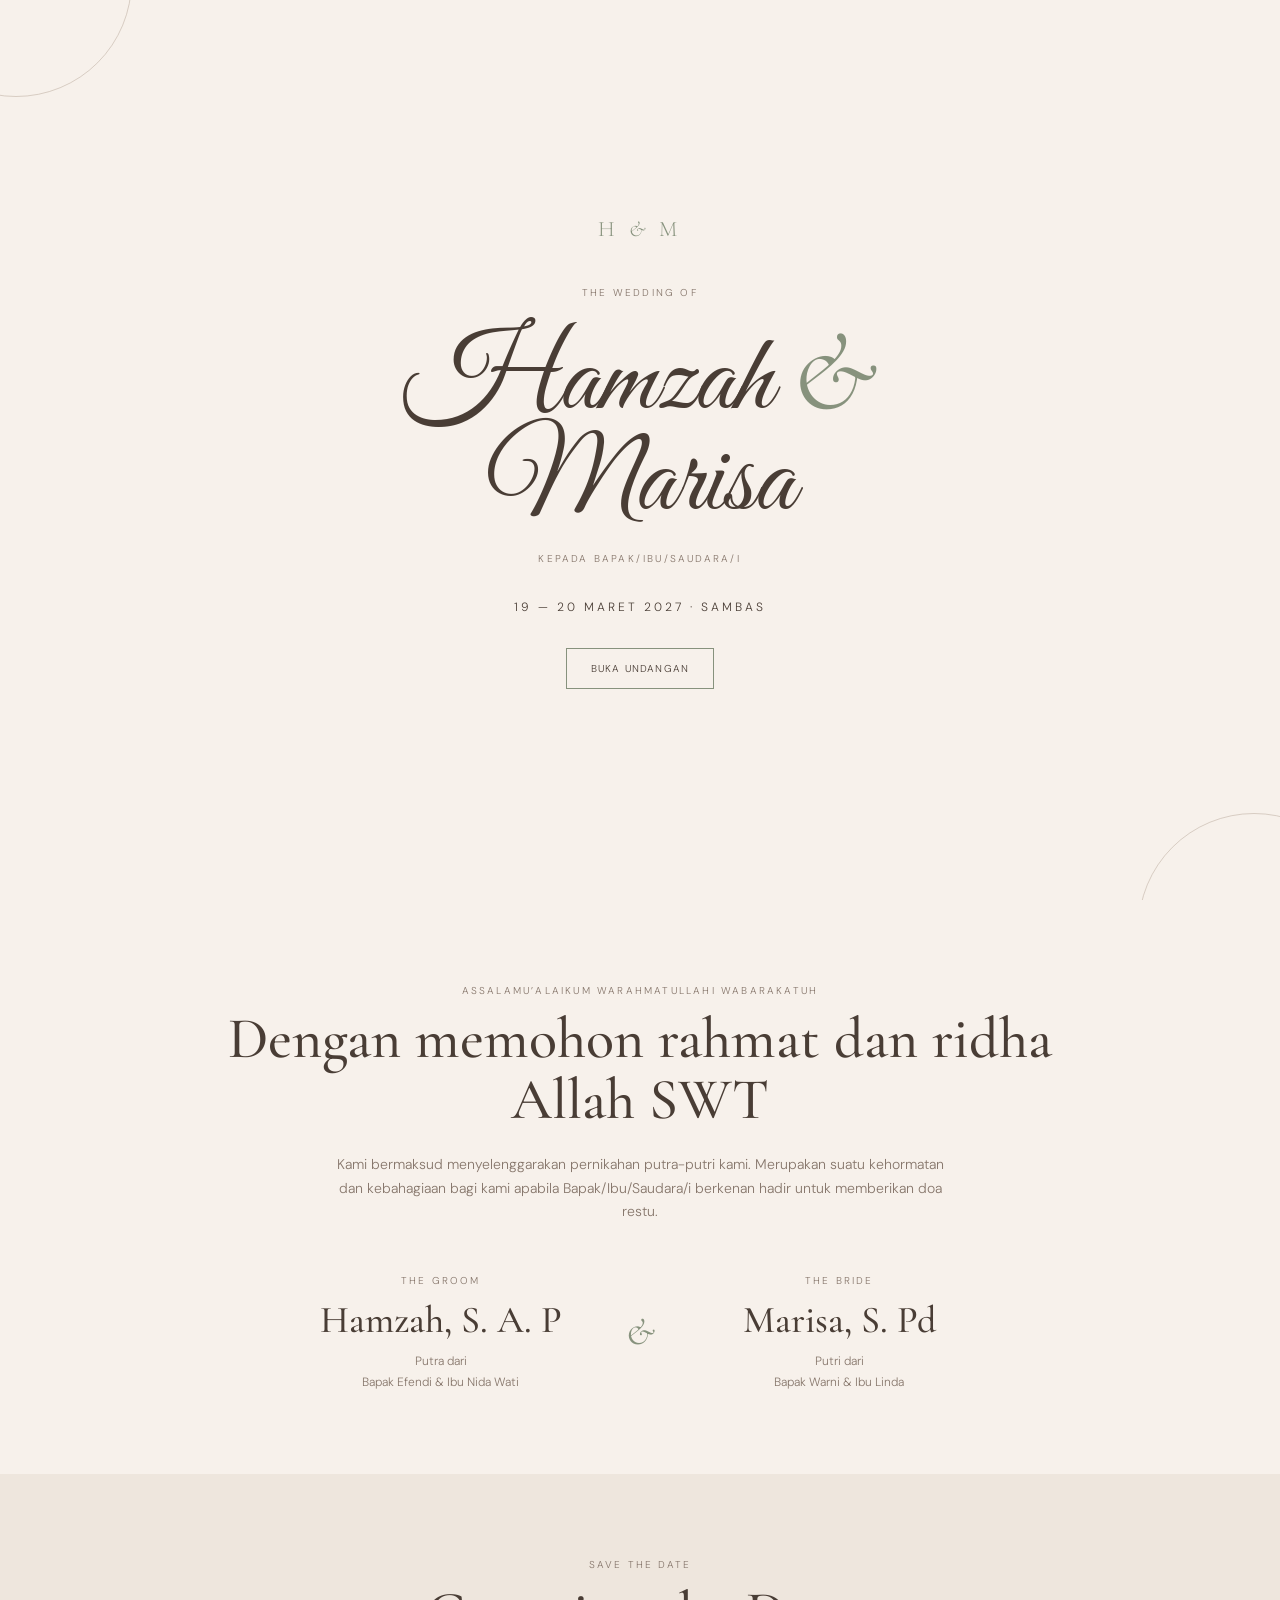
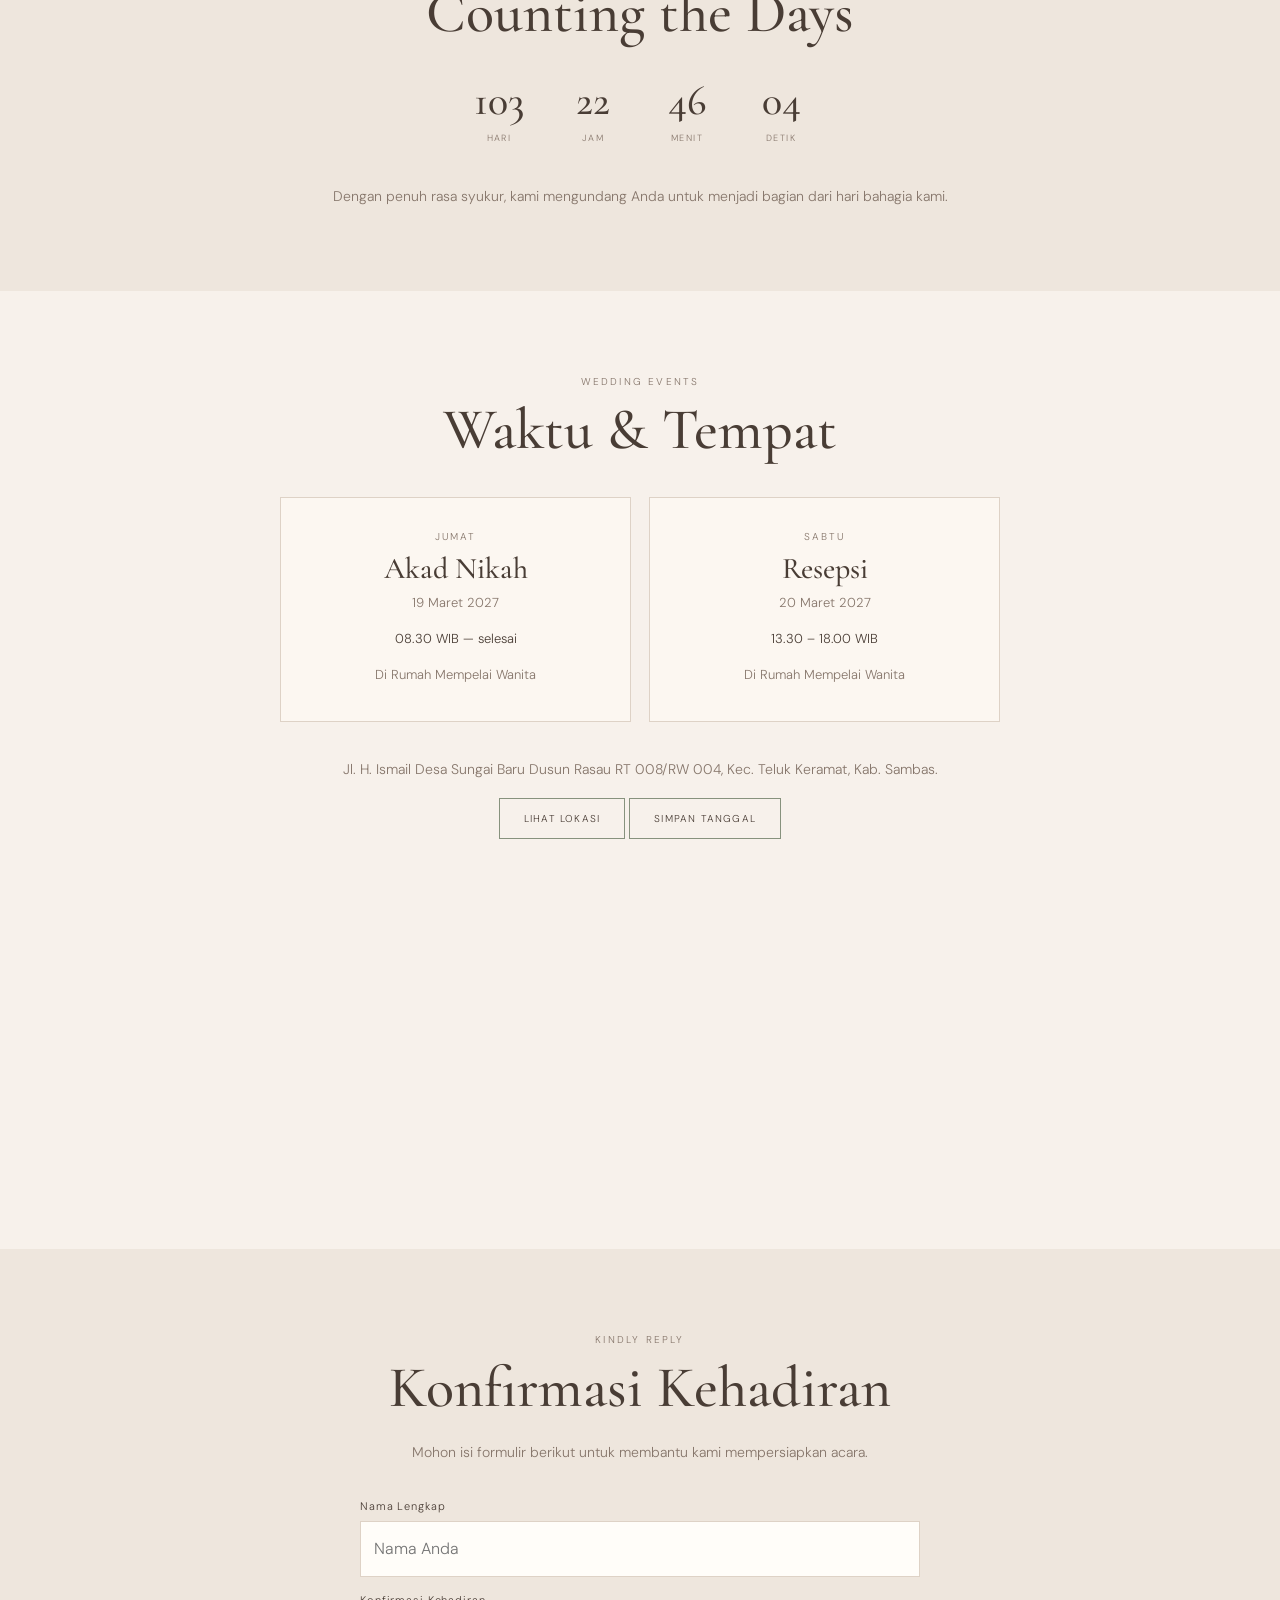
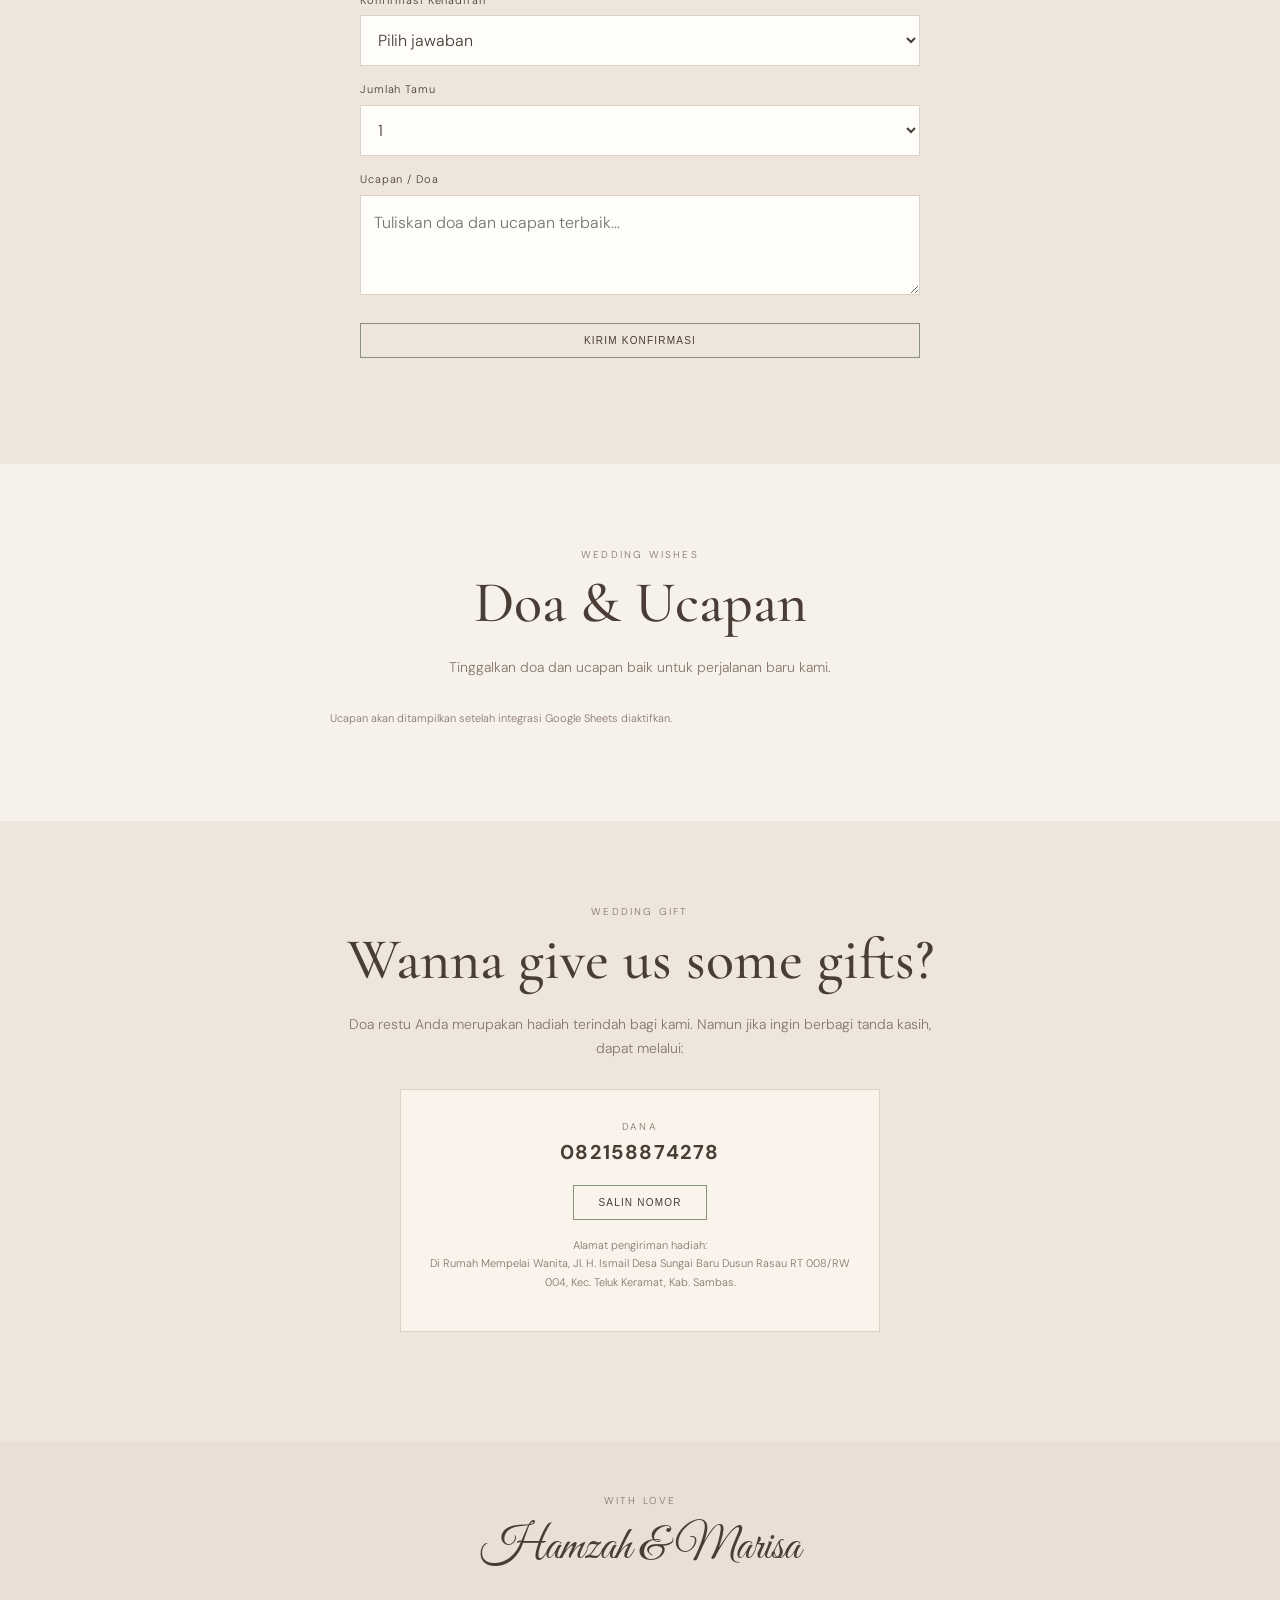
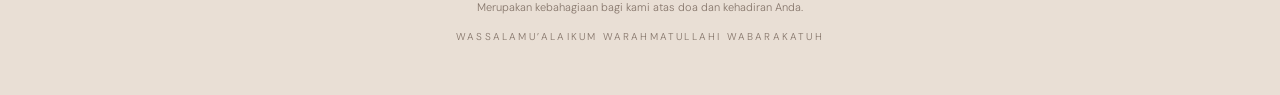
<file: index.html>
<!doctype html>
<html lang="id">
<head>
<meta charset="utf-8"><meta name="viewport" content="width=device-width,initial-scale=1">
<meta name="theme-color" content="#f7f1eb"><meta name="description" content="Undangan pernikahan Hamzah & Marisa, 19–20 Maret 2027.">
<title>Hamzah & Marisa — Wedding Invitation</title>
<link rel="preconnect" href="https://fonts.googleapis.com"><link rel="preconnect" href="https://fonts.gstatic.com" crossorigin>
<link href="https://fonts.googleapis.com/css2?family=Cormorant+Garamond:wght@400;500;600;700&family=DM+Sans:wght@300;400;500;600&family=Great+Vibes&display=swap" rel="stylesheet">
<style>
:root{--paper:#f7f1eb;--ink:#493d35;--muted:#86766b;--sage:#87927d;--line:#ded2c6;--white:#fffdf9}*{box-sizing:border-box}html{scroll-behavior:smooth}body{margin:0;background:var(--paper);color:var(--ink);font-family:'DM Sans',sans-serif;font-weight:300;line-height:1.7}a{color:inherit}.serif{font-family:'Cormorant Garamond',serif}.script{font-family:'Great Vibes',cursive}.wrap{width:min(100% - 36px,900px);margin:auto}.eyebrow{letter-spacing:.22em;text-transform:uppercase;font-size:10px;color:var(--muted)}.cover{min-height:100svh;display:grid;place-items:center;text-align:center;padding:45px 20px;position:relative;overflow:hidden;background:linear-gradient(#f7f1ebd9,#f7f1ebeb),url('https://images.unsplash.com/photo-1519741497674-611481863552?auto=format&fit=crop&w=1800&q=85') center/cover}.cover:before,.cover:after{content:"";position:absolute;width:230px;height:230px;border:1px solid #b7a89980;border-radius:50%;pointer-events:none}.cover:before{top:-135px;left:-100px}.cover:after{bottom:-145px;right:-90px}.cover-inner{max-width:620px;position:relative}.monogram{font-family:'Cormorant Garamond';font-size:22px;letter-spacing:.2em;color:var(--sage);margin-bottom:35px}.cover h1{font:clamp(64px,13vw,112px)/.9 'Great Vibes',cursive;font-weight:400;margin:22px 0 16px}.amp{color:var(--sage);font-family:'Cormorant Garamond';font-style:italic}.cover .date{letter-spacing:.25em;font-size:12px;margin:30px 0}.btn{display:inline-block;border:1px solid var(--sage);padding:11px 24px;text-decoration:none;letter-spacing:.12em;text-transform:uppercase;font-size:10px;background:transparent;color:var(--ink);cursor:pointer}.btn:hover{background:var(--sage);color:white}.section{padding:82px 0;text-align:center}.section.alt{background:#eee6dd}.section h2{font:500 clamp(38px,7vw,58px)/1.05 'Cormorant Garamond',serif;margin:10px 0 22px}.intro{max-width:620px;margin:auto;color:var(--muted);font-size:14px}.couple{display:grid;grid-template-columns:1fr auto 1fr;gap:24px;align-items:center;max-width:720px;margin:48px auto 0}.person h3{font:500 38px 'Cormorant Garamond';margin:8px 0}.person p{font-size:12px;color:var(--muted);margin:0}.ornament{font:italic 38px 'Cormorant Garamond';color:var(--sage)}.countdown{display:flex;justify-content:center;gap:clamp(12px,4vw,36px);margin:36px 0}.countdown div{min-width:58px}.countdown strong{display:block;font:500 42px 'Cormorant Garamond';line-height:1}.countdown span{font-size:9px;letter-spacing:.16em;text-transform:uppercase;color:var(--muted)}.events{display:grid;grid-template-columns:1fr 1fr;gap:18px;margin:36px auto;max-width:720px}.event{padding:30px 22px;border:1px solid var(--line);background:#fffaf5a6}.event h3{font:500 30px 'Cormorant Garamond';margin:5px}.event p{font-size:13px;color:var(--muted);margin:5px}.event .time{color:var(--ink);margin:14px 0}.map{width:min(100%,720px);height:280px;border:0;margin-top:24px;filter:grayscale(25%)}.form{max-width:560px;margin:32px auto 0;text-align:left}.form label{display:block;font-size:11px;letter-spacing:.08em;margin:14px 0 6px}.form input,.form select,.form textarea{width:100%;padding:13px;border:1px solid var(--line);background:var(--white);font:inherit;color:var(--ink);border-radius:0}.form textarea{min-height:100px;resize:vertical}.form button{margin-top:20px;width:100%}.status{font-size:12px;color:var(--sage);text-align:center;min-height:24px}.wishes{max-width:620px;margin:30px auto 0;text-align:left}.wish{padding:14px 0;border-bottom:1px solid var(--line)}.wish strong{font:500 22px 'Cormorant Garamond'}.wish p{font-size:13px;margin:4px 0;color:var(--muted)}.gift-card{max-width:480px;margin:28px auto;padding:28px;border:1px solid var(--line);background:#fffaf5a6}.gift-card strong{font-size:20px;letter-spacing:.08em}.footer{padding:50px 20px;text-align:center;background:#e9dfd5}.footer .script{font-size:46px}.small{font-size:11px;color:var(--muted)}.reveal{opacity:0;transform:translateY(18px);transition:.7s}.reveal.show{opacity:1;transform:none}@media(max-width:620px){.couple{grid-template-columns:1fr;gap:14px}.ornament{line-height:1}.events{grid-template-columns:1fr}.section{padding:65px 0}.cover{min-height:94svh}}@media(prefers-reduced-motion:reduce){*{scroll-behavior:auto!important;transition:none!important}}
</style>
</head>
<body>
<header class="cover"><div class="cover-inner"><div class="monogram">H <span class="amp">&</span> M</div><div class="eyebrow">The Wedding Of</div><h1>Hamzah <span class="amp">&</span><br>Marisa</h1><p class="eyebrow">Kepada Bapak/Ibu/Saudara/i</p><p class="date">19 — 20 MARET 2027 · SAMBAS</p><a class="btn" href="#opening">Buka Undangan</a></div></header>
<main id="opening">
<section class="section"><div class="wrap reveal"><div class="eyebrow">Assalamu’alaikum Warahmatullahi Wabarakatuh</div><h2>Dengan memohon rahmat dan ridha Allah SWT</h2><p class="intro">Kami bermaksud menyelenggarakan pernikahan putra-putri kami. Merupakan suatu kehormatan dan kebahagiaan bagi kami apabila Bapak/Ibu/Saudara/i berkenan hadir untuk memberikan doa restu.</p>
<div class="couple"><div class="person"><div class="eyebrow">The Groom</div><h3>Hamzah, S. A. P</h3><p>Putra dari<br>Bapak Efendi & Ibu Nida Wati</p></div><div class="ornament">&</div><div class="person"><div class="eyebrow">The Bride</div><h3>Marisa, S. Pd</h3><p>Putri dari<br>Bapak Warni & Ibu Linda</p></div></div></div></section>
<section class="section alt"><div class="wrap reveal"><div class="eyebrow">Save The Date</div><h2>Counting the Days</h2><div class="countdown" id="countdown"><div><strong>--</strong><span>Hari</span></div><div><strong>--</strong><span>Jam</span></div><div><strong>--</strong><span>Menit</span></div><div><strong>--</strong><span>Detik</span></div></div><p class="intro">Dengan penuh rasa syukur, kami mengundang Anda untuk menjadi bagian dari hari bahagia kami.</p></div></section>
<section class="section"><div class="wrap reveal"><div class="eyebrow">Wedding Events</div><h2>Waktu & Tempat</h2><div class="events"><article class="event"><div class="eyebrow">Jumat</div><h3>Akad Nikah</h3><p>19 Maret 2027</p><p class="time">08.30 WIB — selesai</p><p>Di Rumah Mempelai Wanita</p></article><article class="event"><div class="eyebrow">Sabtu</div><h3>Resepsi</h3><p>20 Maret 2027</p><p class="time">13.30 – 18.00 WIB</p><p>Di Rumah Mempelai Wanita</p></article></div><p class="intro">Jl. H. Ismail Desa Sungai Baru Dusun Rasau RT 008/RW 004, Kec. Teluk Keramat, Kab. Sambas.</p><p><a class="btn" target="_blank" rel="noopener" href="https://goo.gl/maps/EKjbTX8ebZFvXDkAA">Lihat Lokasi</a> <a class="btn" id="calendar" target="_blank" rel="noopener">Simpan Tanggal</a></p><iframe class="map" title="Peta lokasi acara" loading="lazy" src="https://maps.google.com/maps?q=Jl.%20H.%20Ismail%20Desa%20Sungai%20Baru%20Dusun%20Rasau%20Sambas&t=&z=14&ie=UTF8&iwloc=&output=embed"></iframe></div></section>
<section class="section alt"><div class="wrap reveal"><div class="eyebrow">Kindly Reply</div><h2>Konfirmasi Kehadiran</h2><p class="intro">Mohon isi formulir berikut untuk membantu kami mempersiapkan acara.</p><form class="form" id="rsvp"><label for="name">Nama Lengkap</label><input id="name" name="name" required maxlength="100" placeholder="Nama Anda"><label for="attendance">Konfirmasi Kehadiran</label><select id="attendance" name="attendance" required><option value="">Pilih jawaban</option><option value="Hadir">Hadir</option><option value="Tidak Hadir">Tidak Hadir</option></select><label for="guests">Jumlah Tamu</label><select id="guests" name="guests"><option>1</option><option>2</option><option>3</option><option>4</option></select><label for="message">Ucapan / Doa</label><textarea id="message" name="message" maxlength="500" placeholder="Tuliskan doa dan ucapan terbaik..."></textarea><button class="btn" type="submit">Kirim Konfirmasi</button><div class="status" id="rsvpStatus" aria-live="polite"></div></form></div></section>
<section class="section"><div class="wrap reveal"><div class="eyebrow">Wedding Wishes</div><h2>Doa & Ucapan</h2><p class="intro">Tinggalkan doa dan ucapan baik untuk perjalanan baru kami.</p><div class="wishes" id="wishes"><p class="small">Ucapan akan ditampilkan setelah integrasi Google Sheets diaktifkan.</p></div></div></section>
<section class="section alt"><div class="wrap reveal"><div class="eyebrow">Wedding Gift</div><h2>Wanna give us some gifts?</h2><p class="intro">Doa restu Anda merupakan hadiah terindah bagi kami. Namun jika ingin berbagi tanda kasih, dapat melalui:</p><div class="gift-card"><div class="eyebrow">DANA</div><strong id="dana">082158874278</strong><p><button class="btn" type="button" id="copyDana">Salin Nomor</button></p><p class="small">Alamat pengiriman hadiah:<br>Di Rumah Mempelai Wanita, Jl. H. Ismail Desa Sungai Baru Dusun Rasau RT 008/RW 004, Kec. Teluk Keramat, Kab. Sambas.</p></div></div></section>
</main>
<footer class="footer"><div class="eyebrow">With Love</div><div class="script">Hamzah & Marisa</div><p class="small">Merupakan kebahagiaan bagi kami atas doa dan kehadiran Anda.</p><div class="eyebrow">Wassalamu’alaikum Warahmatullahi Wabarakatuh</div></footer>
<script>
const target=new Date('2027-03-19T08:30:00+07:00').getTime();
function tick(){const d=Math.max(0,target-Date.now()),v=[Math.floor(d/86400000),Math.floor(d/3600000)%24,Math.floor(d/60000)%60,Math.floor(d/1000)%60];document.querySelectorAll('#countdown strong').forEach((e,i)=>e.textContent=String(v[i]).padStart(2,'0'))}tick();setInterval(tick,1000);
const start='20270319T013000Z',end='20270319T023000Z';const cal=new URL('https://calendar.google.com/calendar/render');cal.searchParams.set('action','TEMPLATE');cal.searchParams.set('text','Akad Nikah Hamzah & Marisa');cal.searchParams.set('dates',start+'/'+end);cal.searchParams.set('details','Akad nikah Hamzah & Marisa');cal.searchParams.set('location','Di Rumah Mempelai Wanita, Jl. H. Ismail Desa Sungai Baru, Sambas');document.getElementById('calendar').href=cal.toString();
const API_URL='https://script.google.com/macros/s/AKfycbwosve9MLv3xm3FwClSQkpYPqBLKQsVunhHWwi0SRP_2v0UVdu6K1ityHyZsMwTIqrW/exec'; // Tempel URL Web App Google Apps Script dari README.md
async function loadWishes(){if(!API_URL)return;try{const res=await fetch(API_URL+'?action=wishes');const data=await res.json();const root=document.getElementById('wishes');root.innerHTML='';(data.wishes||[]).forEach(w=>{const item=document.createElement('div');item.className='wish';const name=document.createElement('strong');name.textContent=w.name||'Tamu';const msg=document.createElement('p');msg.textContent=w.message||'';item.append(name,msg);root.append(item)});if(!data.wishes?.length)root.textContent='Belum ada ucapan. Jadilah yang pertama mengirim doa!'}catch(e){/* daftar ucapan tetap memakai pesan bawaan jika belum tersedia */}}
loadWishes();
const form=document.getElementById('rsvp'),status=document.getElementById('rsvpStatus');
form.addEventListener('submit',async e=>{e.preventDefault();if(!API_URL){status.textContent='Formulir belum terhubung. Silakan hubungi keluarga mempelai untuk konfirmasi.';return}const data=Object.fromEntries(new FormData(form));status.textContent='Mengirim...';try{await fetch(API_URL,{method:'POST',mode:'no-cors',headers:{'Content-Type':'application/x-www-form-urlencoded'},body:new URLSearchParams(data)});status.textContent='Terima kasih! Konfirmasi Anda telah dikirim.';form.reset()}catch(err){status.textContent='Belum berhasil mengirim. Silakan coba kembali.'}});
document.getElementById('copyDana').addEventListener('click',async()=>{try{await navigator.clipboard.writeText(document.getElementById('dana').textContent);document.getElementById('copyDana').textContent='Nomor Tersalin!'}catch(e){document.getElementById('copyDana').textContent='082158874278'}});
const observer=new IntersectionObserver(entries=>entries.forEach(e=>{if(e.isIntersecting){e.target.classList.add('show');observer.unobserve(e.target)}}),{threshold:.12});document.querySelectorAll('.reveal').forEach(e=>observer.observe(e));
</script></body></html>
</file>
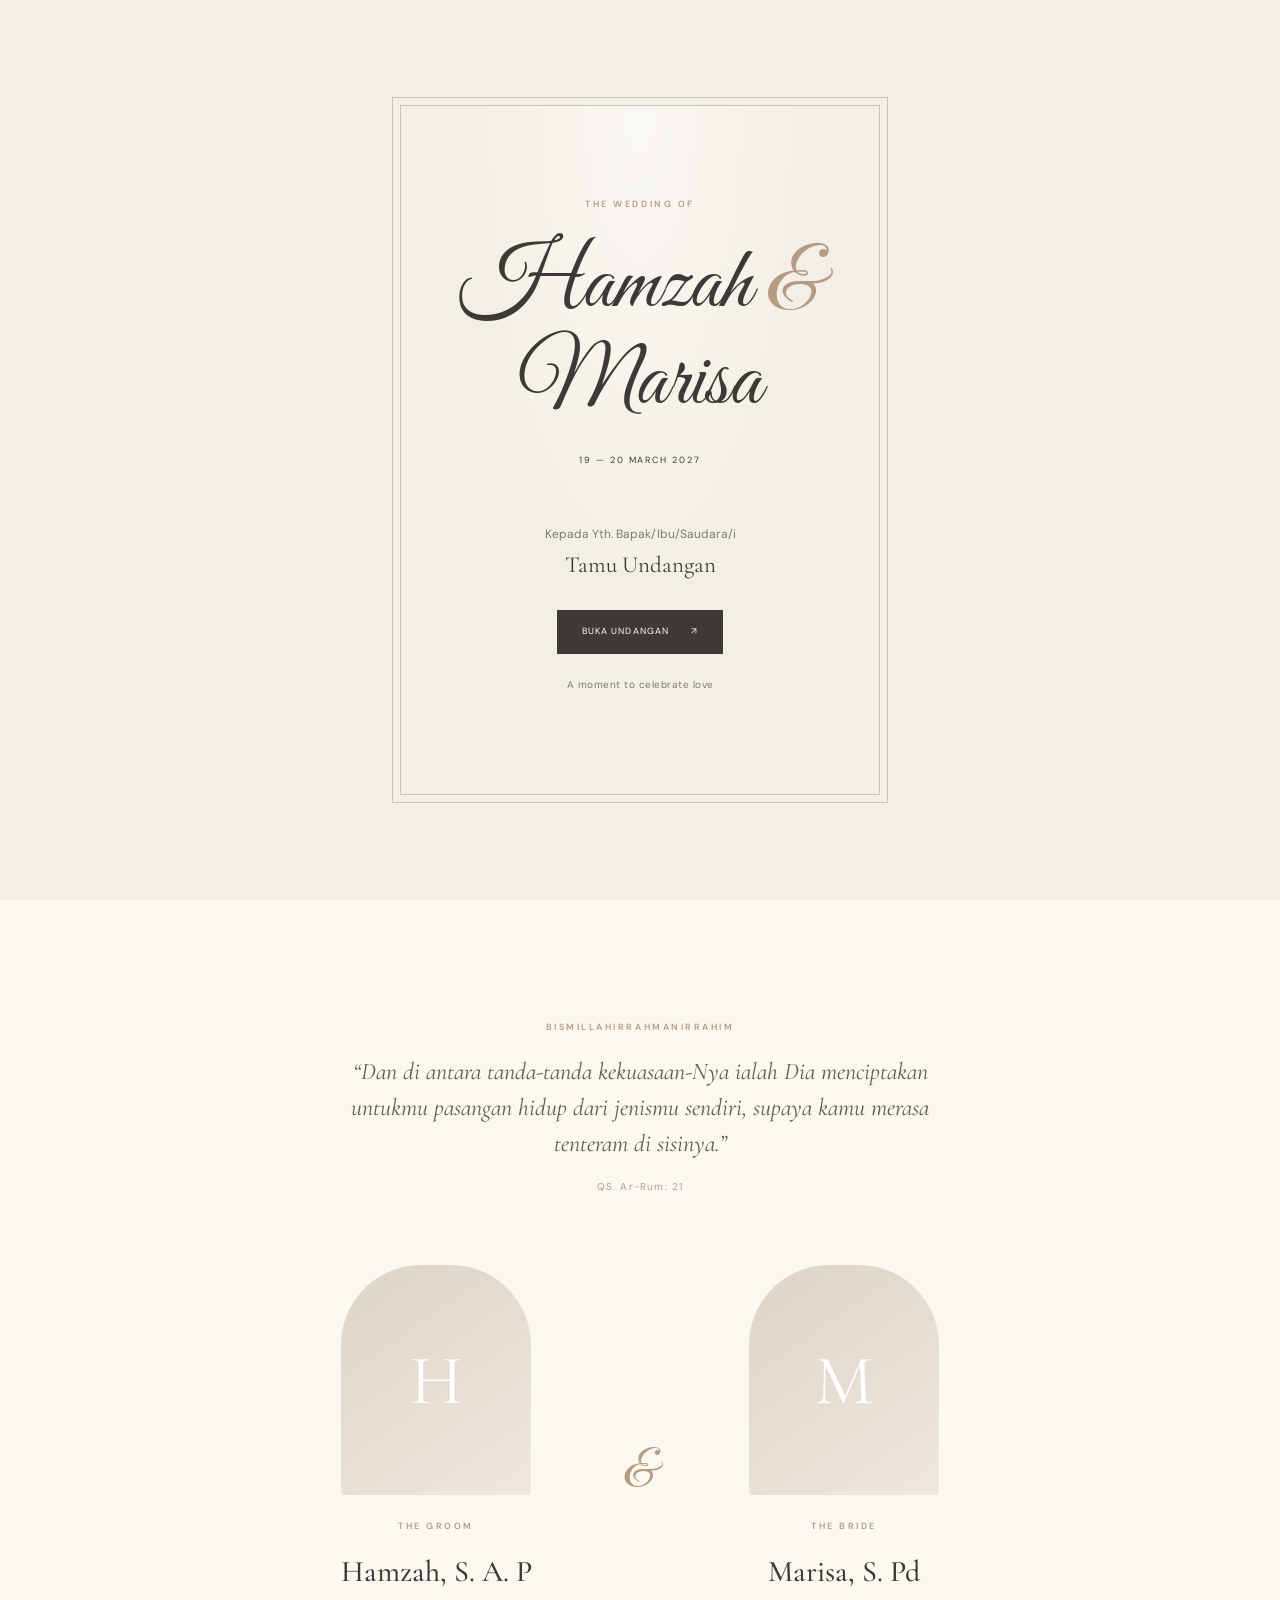
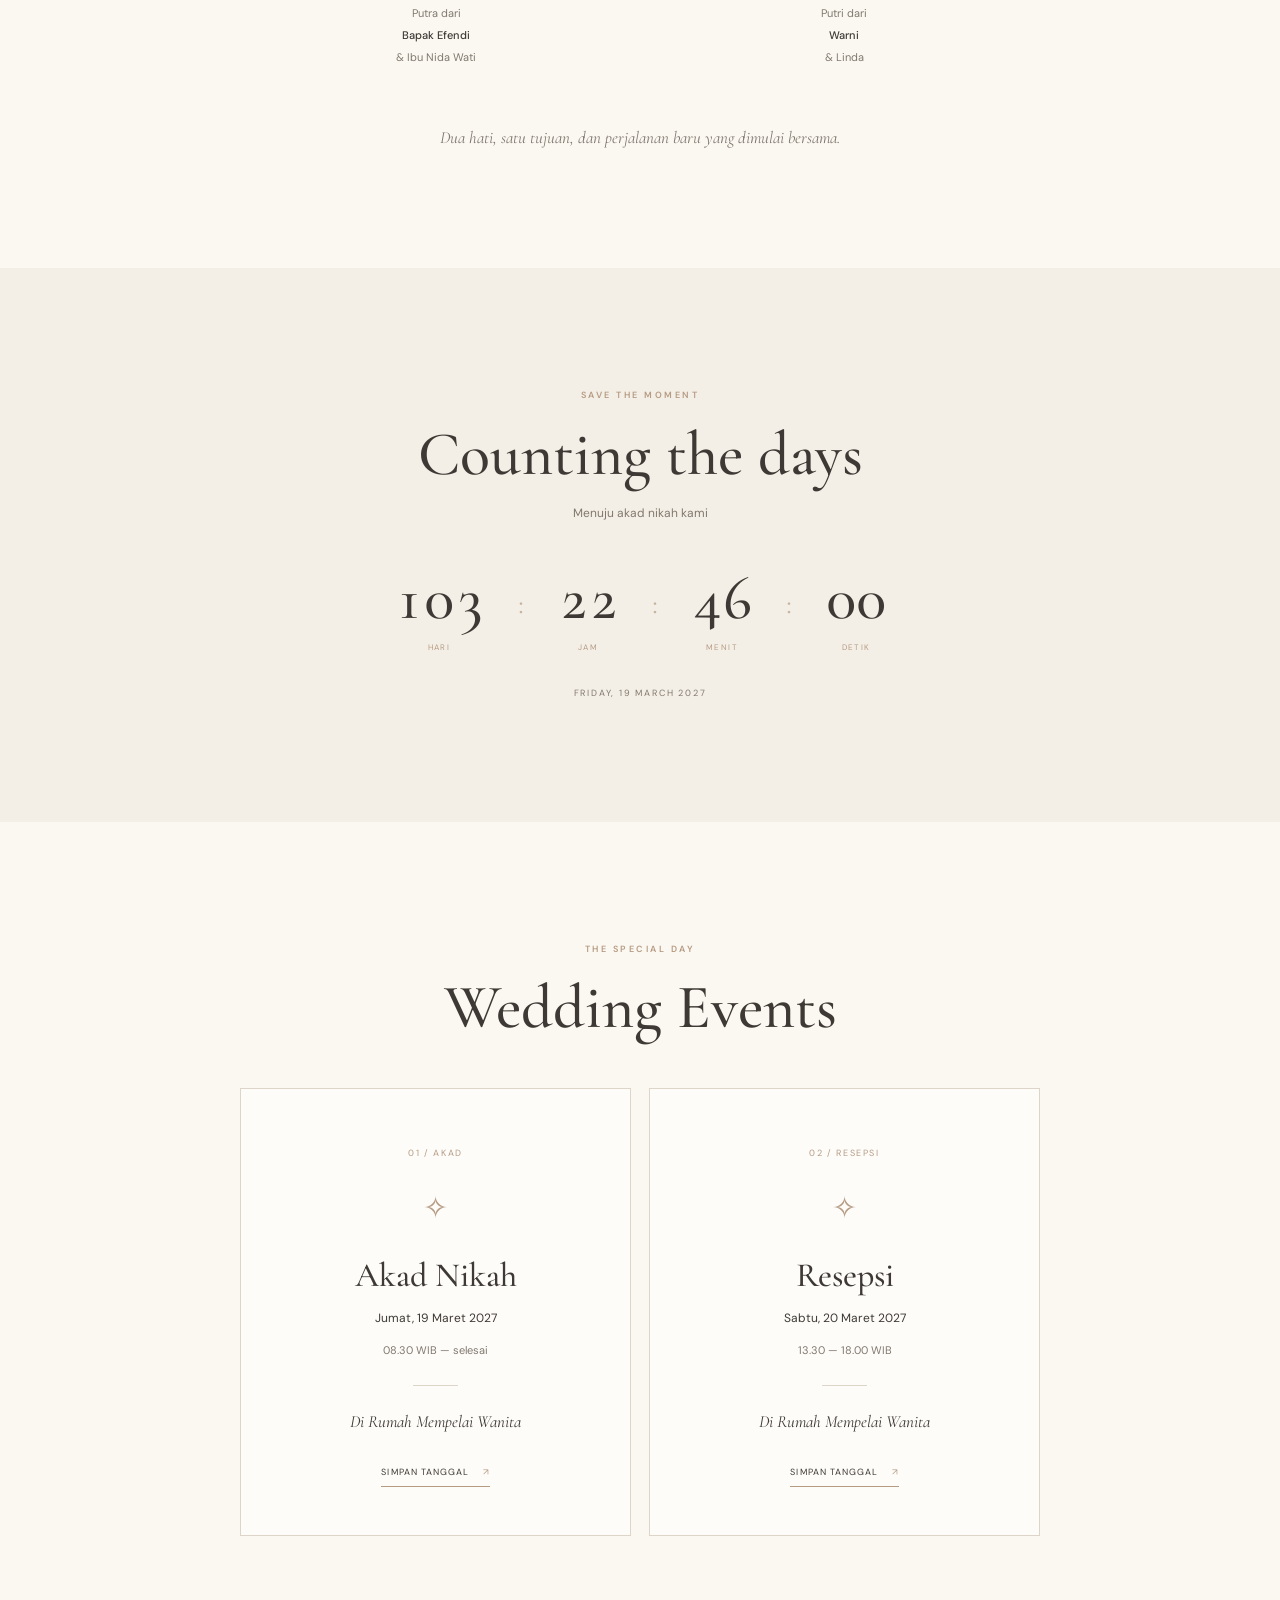
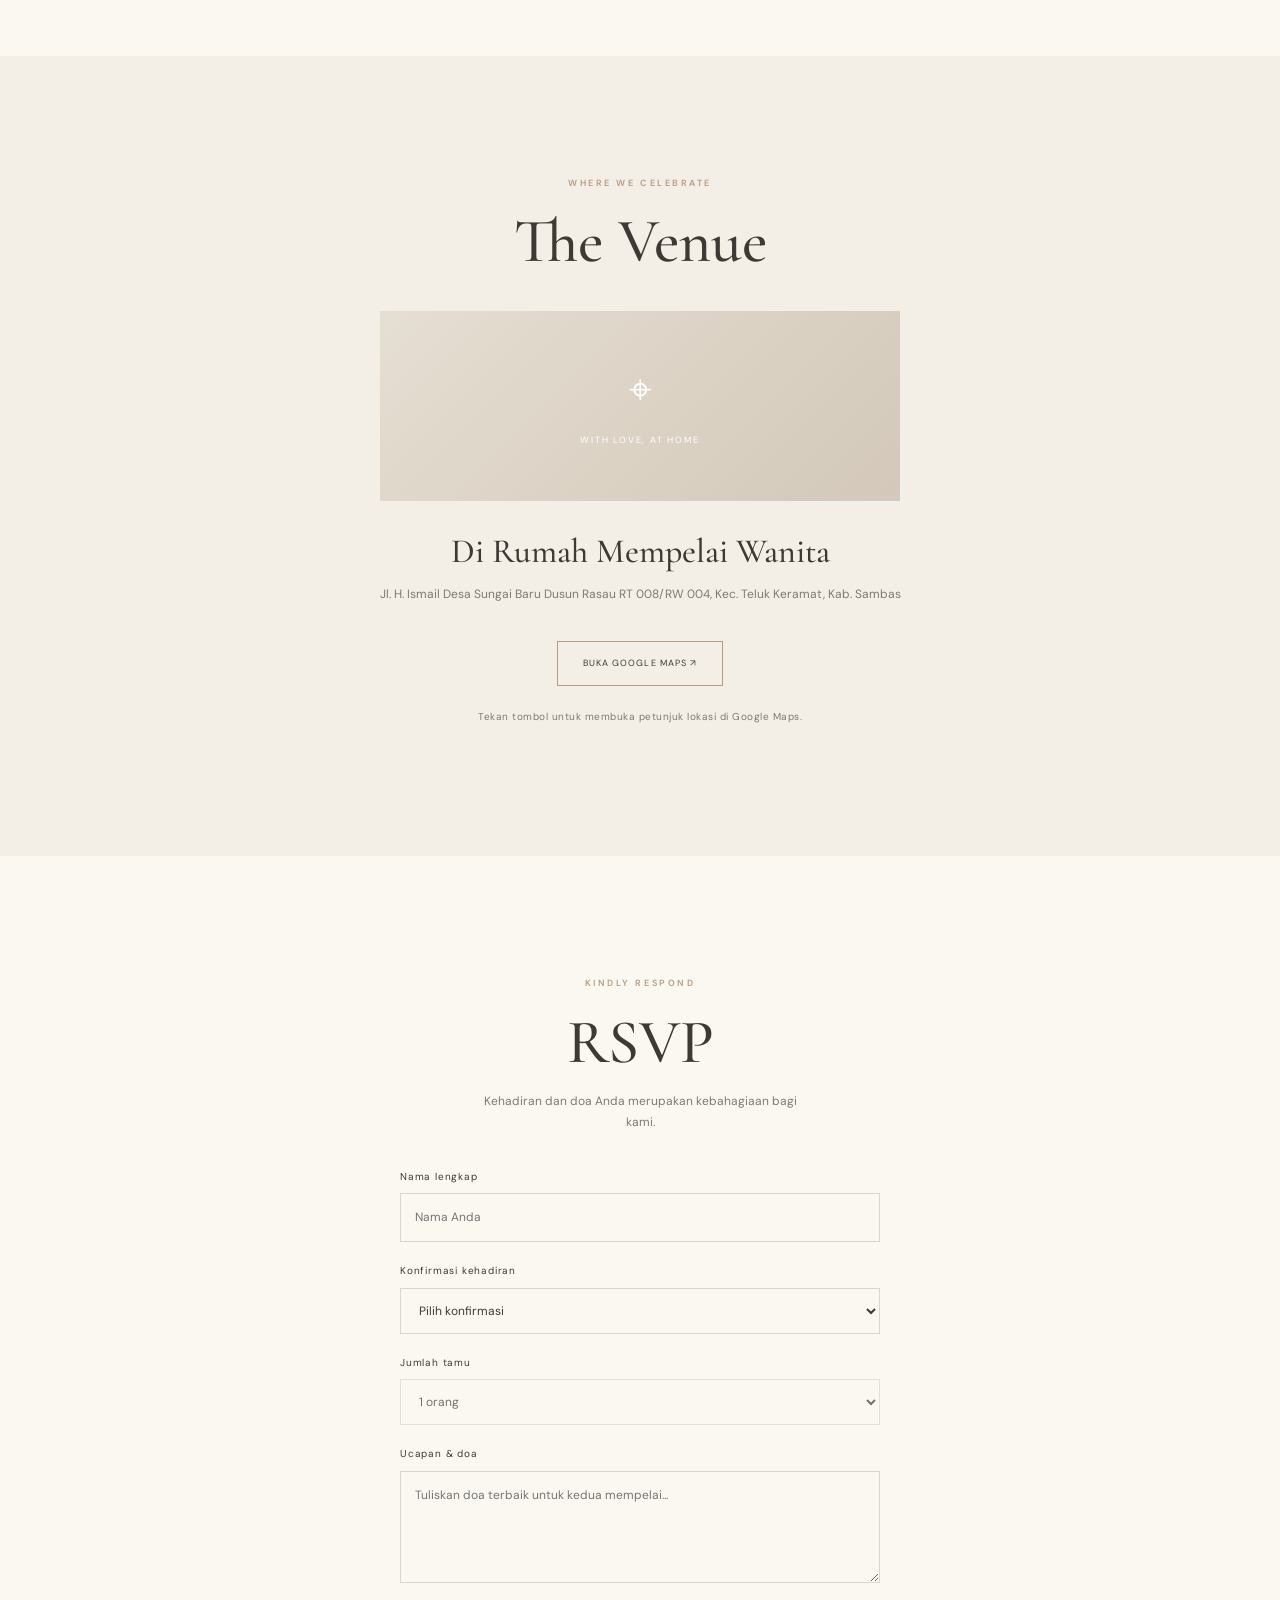
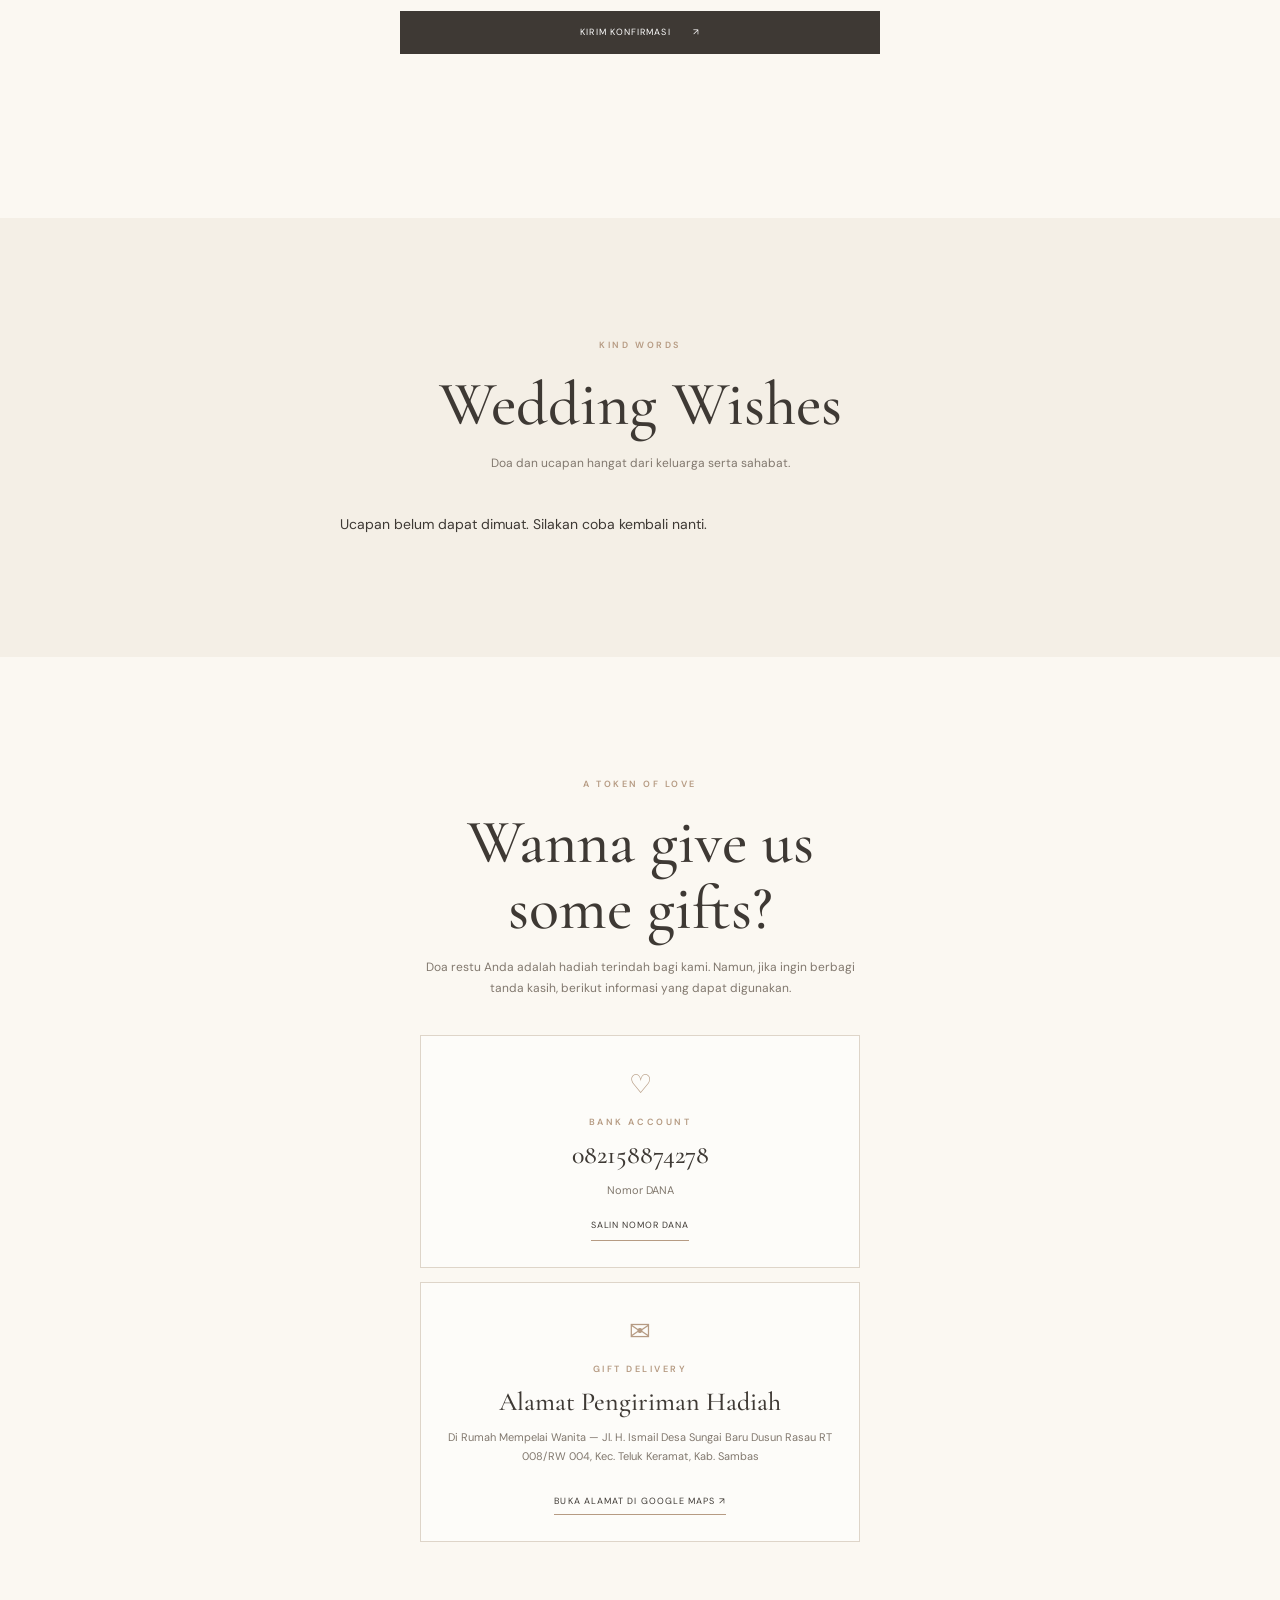
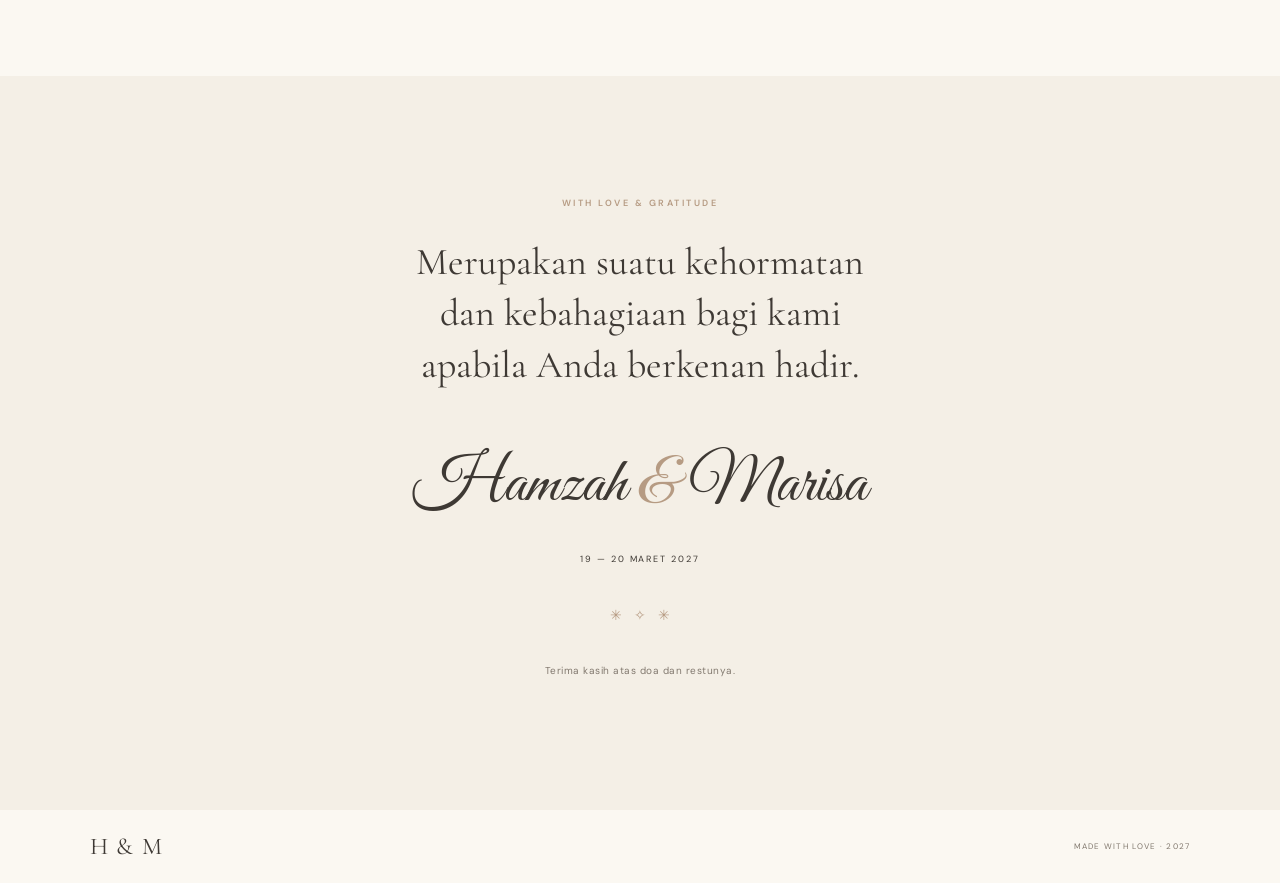
<file: hamzah-marisa-wedding-project/hamzah-marisa-wedding/index.html>
<!doctype html>
<html lang="id">
<head>
  <meta charset="utf-8">
  <meta name="viewport" content="width=device-width, initial-scale=1, viewport-fit=cover">
  <meta name="theme-color" content="#f4efe6">
  <meta name="description" content="Undangan pernikahan Hamzah & Marisa. Dengan penuh sukacita, kami mengundang Anda untuk merayakan hari bahagia kami.">
  <title>Hamzah & Marisa — Wedding Invitation</title>
  <link rel="preconnect" href="https://fonts.googleapis.com">
  <link rel="preconnect" href="https://fonts.gstatic.com" crossorigin>
  <link href="https://fonts.googleapis.com/css2?family=Cormorant+Garamond:wght@400;500;600;700&family=DM+Sans:wght@400;500;600&family=Great+Vibes&display=swap" rel="stylesheet">
  <link rel="stylesheet" href="styles.css">
</head>
<body>
  <div class="opening" id="opening">
    <div class="opening-frame">
      <p class="eyebrow">THE WEDDING OF</p>
      <p class="script opening-names">Hamzah <span>&</span> Marisa</p>
      <p class="opening-date">19 — 20 MARCH 2027</p>
      <p class="opening-note">Kepada Yth. Bapak/Ibu/Saudara/i</p>
      <p class="guest-name" id="guestName">Tamu Undangan</p>
      <button class="button button-dark" id="openInvitation" type="button">Buka Undangan <span>↗</span></button>
      <p class="tiny-note">A moment to celebrate love</p>
    </div>
  </div>

  <header class="site-header">
    <a class="brand script" href="#home">H <span>&</span> M</a>
    <a class="header-link" href="#rsvp">RSVP <span>↗</span></a>
  </header>

  <main id="home">
    <section class="hero section-pad">
      <div class="hero-flower flower-one">✳</div><div class="hero-flower flower-two">✳</div>
      <p class="eyebrow reveal">A CELEBRATION OF LOVE</p>
      <h1 class="hero-title reveal">Hamzah <span class="ampersand">&</span><br>Marisa</h1>
      <p class="hero-subtitle reveal">Dengan penuh rasa syukur, kami mengundang Anda<br class="desktop-only"> untuk menjadi bagian dari hari bahagia kami.</p>
      <div class="hero-rule reveal"><span></span><i>✦</i><span></span></div>
      <p class="hero-date reveal">19 — 20 MARET 2027</p>
      <a class="scroll-cue" href="#couple">SCROLL TO EXPLORE <span>↓</span></a>
    </section>

    <section class="intro section-pad reveal" id="couple">
      <p class="eyebrow">BISMILLAHIRRAHMANIRRAHIM</p>
      <p class="intro-copy">“Dan di antara tanda-tanda kekuasaan-Nya ialah Dia menciptakan untukmu pasangan hidup dari jenismu sendiri, supaya kamu merasa tenteram di sisinya.”</p>
      <p class="verse">QS. Ar-Rum: 21</p>
      <div class="couple-grid">
        <article class="person">
          <div class="portrait-placeholder">H</div>
          <p class="eyebrow">THE GROOM</p>
          <h2>Hamzah, S. A. P</h2>
          <p>Putra dari<br><strong>Bapak Efendi</strong><br>& Ibu Nida Wati</p>
        </article>
        <div class="couple-and script">&</div>
        <article class="person">
          <div class="portrait-placeholder">M</div>
          <p class="eyebrow">THE BRIDE</p>
          <h2>Marisa, S. Pd</h2>
          <p>Putri dari<br><strong>Warni</strong><br>& Linda</p>
        </article>
      </div>
      <p class="family-note">Dua hati, satu tujuan, dan perjalanan baru yang dimulai bersama.</p>
    </section>

    <section class="countdown-section section-pad reveal">
      <p class="eyebrow">SAVE THE MOMENT</p>
      <h2 class="section-title">Counting the days</h2>
      <p class="muted">Menuju akad nikah kami</p>
      <div class="countdown" id="countdown">
        <div><strong id="days">000</strong><span>HARI</span></div><i>:</i>
        <div><strong id="hours">00</strong><span>JAM</span></div><i>:</i>
        <div><strong id="minutes">00</strong><span>MENIT</span></div><i>:</i>
        <div><strong id="seconds">00</strong><span>DETIK</span></div>
      </div>
      <div class="countdown-date">FRIDAY, 19 MARCH 2027</div>
    </section>

    <section class="events section-pad reveal" id="events">
      <p class="eyebrow">THE SPECIAL DAY</p>
      <h2 class="section-title">Wedding Events</h2>
      <div class="event-grid">
        <article class="event-card">
          <p class="event-index">01 / AKAD</p>
          <div class="event-icon">✧</div>
          <h3>Akad Nikah</h3>
          <p class="event-day">Jumat, 19 Maret 2027</p>
          <p class="event-time">08.30 WIB — selesai</p>
          <div class="thin-rule"></div>
          <p class="event-place">Di Rumah Mempelai Wanita</p>
          <a class="text-link calendar-link" data-event="akad" target="_blank" rel="noopener">Simpan tanggal <span>↗</span></a>
        </article>
        <article class="event-card">
          <p class="event-index">02 / RESEPSI</p>
          <div class="event-icon">✧</div>
          <h3>Resepsi</h3>
          <p class="event-day">Sabtu, 20 Maret 2027</p>
          <p class="event-time">13.30 — 18.00 WIB</p>
          <div class="thin-rule"></div>
          <p class="event-place">Di Rumah Mempelai Wanita</p>
          <a class="text-link calendar-link" data-event="resepsi" target="_blank" rel="noopener">Simpan tanggal <span>↗</span></a>
        </article>
      </div>
    </section>

    <section class="venue section-pad reveal" id="venue">
      <p class="eyebrow">WHERE WE CELEBRATE</p>
      <h2 class="section-title">The Venue</h2>
      <div class="venue-art"><span>⌖</span><p>WITH LOVE, AT HOME</p></div>
      <h3>Di Rumah Mempelai Wanita</h3>
      <p class="muted" id="venueAddress"></p>
      <a class="button button-outline" id="mapsLink" target="_blank" rel="noopener">Buka Google Maps ↗</a>
      <p class="tiny-note">Tekan tombol untuk membuka petunjuk lokasi di Google Maps.</p>
    </section>

    <section class="rsvp-section section-pad reveal" id="rsvp">
      <p class="eyebrow">KINDLY RESPOND</p>
      <h2 class="section-title">RSVP</h2>
      <p class="muted rsvp-lead">Kehadiran dan doa Anda merupakan kebahagiaan bagi kami.</p>
      <form id="rsvpForm" class="rsvp-form">
        <label>Nama lengkap<input name="name" type="text" placeholder="Nama Anda" maxlength="100" required></label>
        <label>Konfirmasi kehadiran
          <select name="attendance" required>
            <option value="" disabled selected>Pilih konfirmasi</option>
            <option value="Hadir">Dengan senang hati, hadir</option>
            <option value="Tidak Hadir">Mohon maaf, tidak dapat hadir</option>
          </select>
        </label>
        <label>Jumlah tamu
          <select name="guests" id="guestCount" required>
            <option value="1">1 orang</option><option value="2">2 orang</option>
            <option value="3">3 orang</option><option value="4">4 orang</option>
            <option value="5">5 orang</option>
          </select>
        </label>
        <label>Ucapan & doa<textarea name="message" rows="4" maxlength="500" placeholder="Tuliskan doa terbaik untuk kedua mempelai..."></textarea></label>
        <button class="button button-dark submit-button" type="submit">Kirim Konfirmasi <span>↗</span></button>
        <p class="form-status" id="formStatus" role="status" aria-live="polite"></p>
      </form>
    </section>

    <section class="wishes-section section-pad reveal" id="wishes">
      <p class="eyebrow">KIND WORDS</p>
      <h2 class="section-title">Wedding Wishes</h2>
      <p class="muted">Doa dan ucapan hangat dari keluarga serta sahabat.</p>
      <div class="wishes-list" id="wishesList"><p class="empty-wishes">Memuat ucapan...</p></div>
    </section>

    <section class="gift-section section-pad reveal" id="gift">
      <p class="eyebrow">A TOKEN OF LOVE</p>
      <h2 class="section-title">Wanna give us<br>some gifts?</h2>
      <p class="muted">Doa restu Anda adalah hadiah terindah bagi kami. Namun, jika ingin berbagi tanda kasih, berikut informasi yang dapat digunakan.</p>
      <div class="gift-card">
        <span class="gift-symbol">♡</span><p class="eyebrow">BANK ACCOUNT</p>
        <h3 id="giftNumber">082158874278</h3>
        <p>Nomor DANA</p>
        <button class="copy-button" data-copy="082158874278" type="button">Salin nomor DANA</button>
      </div>
      <div class="gift-card">
        <span class="gift-symbol">✉</span><p class="eyebrow">GIFT DELIVERY</p>
        <h3>Alamat Pengiriman Hadiah</h3>
        <p id="giftAddress"></p>
        <a class="text-link" id="giftMapsLink" target="_blank" rel="noopener">Buka alamat di Google Maps ↗</a>
      </div>
    </section>

    <section class="closing section-pad">
      <p class="eyebrow">WITH LOVE & GRATITUDE</p>
      <h2>Merupakan suatu kehormatan<br>dan kebahagiaan bagi kami<br>apabila Anda berkenan hadir.</h2>
      <p class="script closing-names">Hamzah <span>&</span> Marisa</p>
      <p class="closing-date">19 — 20 MARET 2027</p>
      <div class="closing-ornament">✳ &nbsp; ✧ &nbsp; ✳</div>
      <p class="tiny-note">Terima kasih atas doa dan restunya.</p>
    </section>
  </main>

  <footer><span>H & M</span><span>MADE WITH LOVE · 2027</span></footer>
  <button class="music-button" id="musicButton" type="button" aria-label="Putar musik" title="Musik">♫</button>
  <audio id="backgroundMusic" loop preload="none"></audio>
  <script src="config.js"></script>
  <script src="app.js"></script>
</body>
</html>
</file>
<file: hamzah-marisa-wedding-project/hamzah-marisa-wedding/styles.css>
:root{--ivory:#f4efe6;--paper:#fbf8f2;--sage:#a5a58d;--taupe:#b69b83;--ink:#3e3934;--muted:#81786e;--line:#ded5c9;--serif:"Cormorant Garamond",Georgia,serif;--sans:"DM Sans",Arial,sans-serif;--script:"Great Vibes",cursive}
*{box-sizing:border-box}html{scroll-behavior:smooth;scroll-padding-top:72px}body{margin:0;background:var(--paper);color:var(--ink);font-family:var(--sans);font-size:14px;line-height:1.75}body.locked{overflow:hidden}a{color:inherit;text-decoration:none}button,input,select,textarea{font:inherit}.section-pad{padding:100px 22px;text-align:center}.eyebrow{font-size:9px;letter-spacing:.28em;font-weight:600;color:var(--taupe);margin:0 0 18px}.script{font-family:var(--script);font-weight:400}.opening{position:fixed;inset:0;z-index:20;background:var(--ivory);display:grid;place-items:center;padding:24px;transition:opacity .8s,visibility .8s}.opening.is-hidden{opacity:0;visibility:hidden}.opening-frame{width:min(100%,480px);min-height:min(690px,88vh);border:1px solid #cfc2b2;outline:1px solid #cfc2b2;outline-offset:7px;display:flex;flex-direction:column;align-items:center;justify-content:center;padding:34px 20px;text-align:center;background:radial-gradient(ellipse at 50% 0%,#fff9 0,transparent 50%)}.opening-names{font-size:clamp(58px,14vw,88px);line-height:1.1;margin:8px 0 12px}.opening-names span,.closing-names span{color:var(--taupe)}.opening-date,.closing-date{font-size:9px;letter-spacing:.22em}.opening-note{margin:46px 0 0;color:var(--muted);font-size:12px}.guest-name{font-family:var(--serif);font-size:23px;margin:0 0 25px}.tiny-note{font-size:10px;color:var(--muted);letter-spacing:.05em;margin-top:22px}.button{border:0;padding:14px 25px;letter-spacing:.12em;text-transform:uppercase;font-size:9px;cursor:pointer;display:inline-flex;gap:22px;align-items:center;justify-content:center;transition:.25s}.button-dark{background:var(--ink);color:#fff}.button-dark:hover{background:#675c50;transform:translateY(-2px)}.site-header{height:66px;position:absolute;top:0;left:0;right:0;display:flex;align-items:center;justify-content:space-between;padding:0 7%;z-index:3}.brand{font-size:32px}.brand span{color:var(--taupe)}.header-link,.scroll-cue{font-size:9px;letter-spacing:.18em}.header-link span{color:var(--taupe)}.hero{min-height:780px;height:100svh;max-height:1000px;display:flex;flex-direction:column;justify-content:center;align-items:center;position:relative;overflow:hidden;background:var(--ivory);padding-top:90px}.hero-title{font:500 clamp(68px,13vw,125px)/.83 var(--serif);letter-spacing:-.045em;margin:18px 0 30px}.ampersand{font-family:var(--script);font-size:.72em;color:var(--taupe);font-weight:400}.hero-subtitle{font-size:12px;color:var(--muted);line-height:2}.hero-rule{display:flex;align-items:center;gap:12px;margin:30px 0 12px;color:var(--taupe)}.hero-rule span{height:1px;width:58px;background:var(--line)}.hero-date{font-size:10px;letter-spacing:.24em}.scroll-cue{position:absolute;bottom:28px;color:var(--muted)}.scroll-cue span{margin-left:10px;color:var(--taupe)}.hero-flower{position:absolute;color:#c6b5a1;font-size:100px;opacity:.4}.flower-one{top:15%;left:7%;transform:rotate(20deg)}.flower-two{bottom:13%;right:7%;font-size:75px;transform:rotate(-15deg)}.intro{background:var(--paper)}.intro-copy{max-width:580px;margin:0 auto;font:italic 24px/1.5 var(--serif);color:#64594e}.verse{font-size:10px;color:var(--taupe);letter-spacing:.12em;margin:16px 0 70px}.couple-grid{max-width:720px;margin:auto;display:grid;grid-template-columns:1fr 60px 1fr;align-items:center;gap:18px}.portrait-placeholder{width:150px;height:180px;margin:0 auto 24px;background:linear-gradient(145deg,#ded4c7,#eee8df);display:grid;place-items:center;font:70px var(--serif);color:#fff;border-radius:80px 80px 4px 4px}.person h2{font:500 30px var(--serif);margin:4px 0 12px}.person p:not(.eyebrow){font-size:11px;color:var(--muted);line-height:2}.person strong{color:var(--ink);font-weight:500}.couple-and{font-size:52px;color:var(--taupe)}.family-note{margin:48px auto 0;color:var(--muted);font:italic 17px var(--serif)}.countdown-section{background:var(--ivory)}.section-title{font:500 clamp(42px,8vw,62px)/1.05 var(--serif);margin:0 0 16px}.muted{color:var(--muted);font-size:12px}.countdown{display:flex;align-items:center;justify-content:center;gap:clamp(10px,4vw,34px);margin:44px auto 32px}.countdown div{display:flex;flex-direction:column;min-width:48px}.countdown strong{font:500 clamp(38px,8vw,62px)/1 var(--serif);font-variant-numeric:tabular-nums}.countdown span{font-size:8px;letter-spacing:.17em;color:var(--taupe);margin-top:10px}.countdown i{font:30px var(--serif);color:#c6b5a1;margin-top:-14px}.countdown-date{font-size:9px;letter-spacing:.2em;color:var(--muted)}.events{background:var(--paper)}.event-grid{max-width:800px;margin:48px auto 0;display:grid;grid-template-columns:1fr 1fr;gap:18px}.event-card{border:1px solid var(--line);padding:36px 22px;background:#fff9}.event-index{font-size:9px;letter-spacing:.18em;color:var(--taupe)}.event-icon{font-size:30px;color:var(--taupe);margin:20px}.event-card h3,.venue h3{font:500 34px var(--serif);margin:0 0 8px}.event-day{font-size:12px}.event-time{font-size:11px;color:var(--muted)}.thin-rule{height:1px;background:var(--line);width:45px;margin:25px auto}.event-place{font:italic 17px var(--serif)}.text-link{display:inline-block;margin-top:16px;border-bottom:1px solid var(--taupe);padding-bottom:5px;font-size:9px;letter-spacing:.12em;text-transform:uppercase}.text-link span{color:var(--taupe);margin-left:10px}.venue{background:var(--ivory)}.venue-art{height:190px;max-width:520px;margin:36px auto 30px;background:linear-gradient(135deg,#e5ded2,#d3c8b9);display:flex;flex-direction:column;align-items:center;justify-content:center;color:#fff}.venue-art span{font-size:40px}.venue-art p{font-size:9px;letter-spacing:.2em}.button-outline{border:1px solid var(--taupe);margin-top:24px;background:transparent;color:var(--ink)}.rsvp-section{background:var(--paper)}.rsvp-lead{max-width:340px;margin:0 auto 35px}.rsvp-form{max-width:480px;margin:auto;text-align:left}.rsvp-form label{display:block;font-size:10px;letter-spacing:.08em;margin:0 0 20px}.rsvp-form input,.rsvp-form select,.rsvp-form textarea{display:block;width:100%;margin-top:8px;padding:13px 14px;border:1px solid var(--line);background:transparent;color:var(--ink);border-radius:0;outline:none;font-size:12px}.rsvp-form input:focus,.rsvp-form select:focus,.rsvp-form textarea:focus{border-color:var(--taupe)}.rsvp-form textarea{resize:vertical}.submit-button{width:100%;margin-top:8px}.submit-button:disabled{opacity:.5}.form-status{text-align:center;color:var(--sage);font-size:11px;min-height:22px}.wishes-section{background:var(--ivory)}.wishes-list{max-width:600px;margin:38px auto 0;display:grid;gap:12px;text-align:left}.wish-card{background:var(--paper);border:1px solid var(--line);padding:20px 24px}.wish-card h3{font:500 21px var(--serif);margin:0 0 5px}.wish-card p{font:italic 16px/1.5 var(--serif);color:var(--muted);margin:0}.empty-wishes{text-align:center;color:var(--muted);font:italic 16px var(--serif)}.gift-section{background:var(--paper)}.gift-section>.muted{max-width:450px;margin:0 auto 36px}.gift-card{max-width:440px;margin:14px auto;border:1px solid var(--line);padding:26px 20px;background:#fff9}.gift-symbol{font-size:26px;color:var(--taupe)}.gift-card .eyebrow{margin:8px 0}.gift-card h3{font:500 26px var(--serif);margin:0}.gift-card p:not(.eyebrow){font-size:11px;color:var(--muted)}.copy-button{border:0;border-bottom:1px solid var(--taupe);background:none;padding:6px 0;color:var(--ink);font-size:9px;letter-spacing:.1em;text-transform:uppercase;cursor:pointer}.closing{background:var(--ivory);padding-top:110px;padding-bottom:100px}.closing h2{font:400 clamp(24px,5vw,38px)/1.35 var(--serif);margin:25px 0 38px}.closing-names{font-size:65px;margin:0}.closing-ornament{color:var(--taupe);margin:35px 0}footer{padding:22px 7%;display:flex;justify-content:space-between;align-items:center;font-size:8px;letter-spacing:.16em;color:var(--muted);background:var(--paper)}footer span:first-child{font:24px var(--serif);color:var(--ink)}.music-button{position:fixed;bottom:20px;right:20px;width:42px;height:42px;border-radius:50%;border:1px solid var(--taupe);background:var(--paper);color:var(--ink);font-size:20px;z-index:5;cursor:pointer}.music-button.playing{background:var(--sage);color:white}.reveal{opacity:0;transform:translateY(22px);transition:opacity .8s ease,transform .8s ease}.reveal.visible{opacity:1;transform:none}
@media(min-width:800px){.section-pad{padding:120px 32px}.hero{min-height:850px}.portrait-placeholder{width:190px;height:230px}.event-card{padding:48px 35px}}
@media(max-width:560px){.section-pad{padding:82px 20px}.hero{min-height:720px}.site-header{padding:0 22px}.couple-grid{grid-template-columns:1fr 30px 1fr;gap:4px}.portrait-placeholder{width:112px;height:145px;font-size:54px}.person h2{font-size:24px}.person p:not(.eyebrow){font-size:10px}.couple-and{font-size:38px}.event-grid{grid-template-columns:1fr;max-width:380px}.event-card{padding:28px 20px}.countdown{gap:9px}.countdown div{min-width:42px}.countdown strong{font-size:39px}.countdown i{font-size:22px}.intro-copy{font-size:21px}.desktop-only{display:none}.flower-one{left:-22px}.flower-two{right:-15px}footer{padding:18px 20px;font-size:7px}}
@media(prefers-reduced-motion:reduce){*,*::before,*::after{scroll-behavior:auto!important;animation:none!important;transition:none!important}.reveal{opacity:1;transform:none}}
</file>
